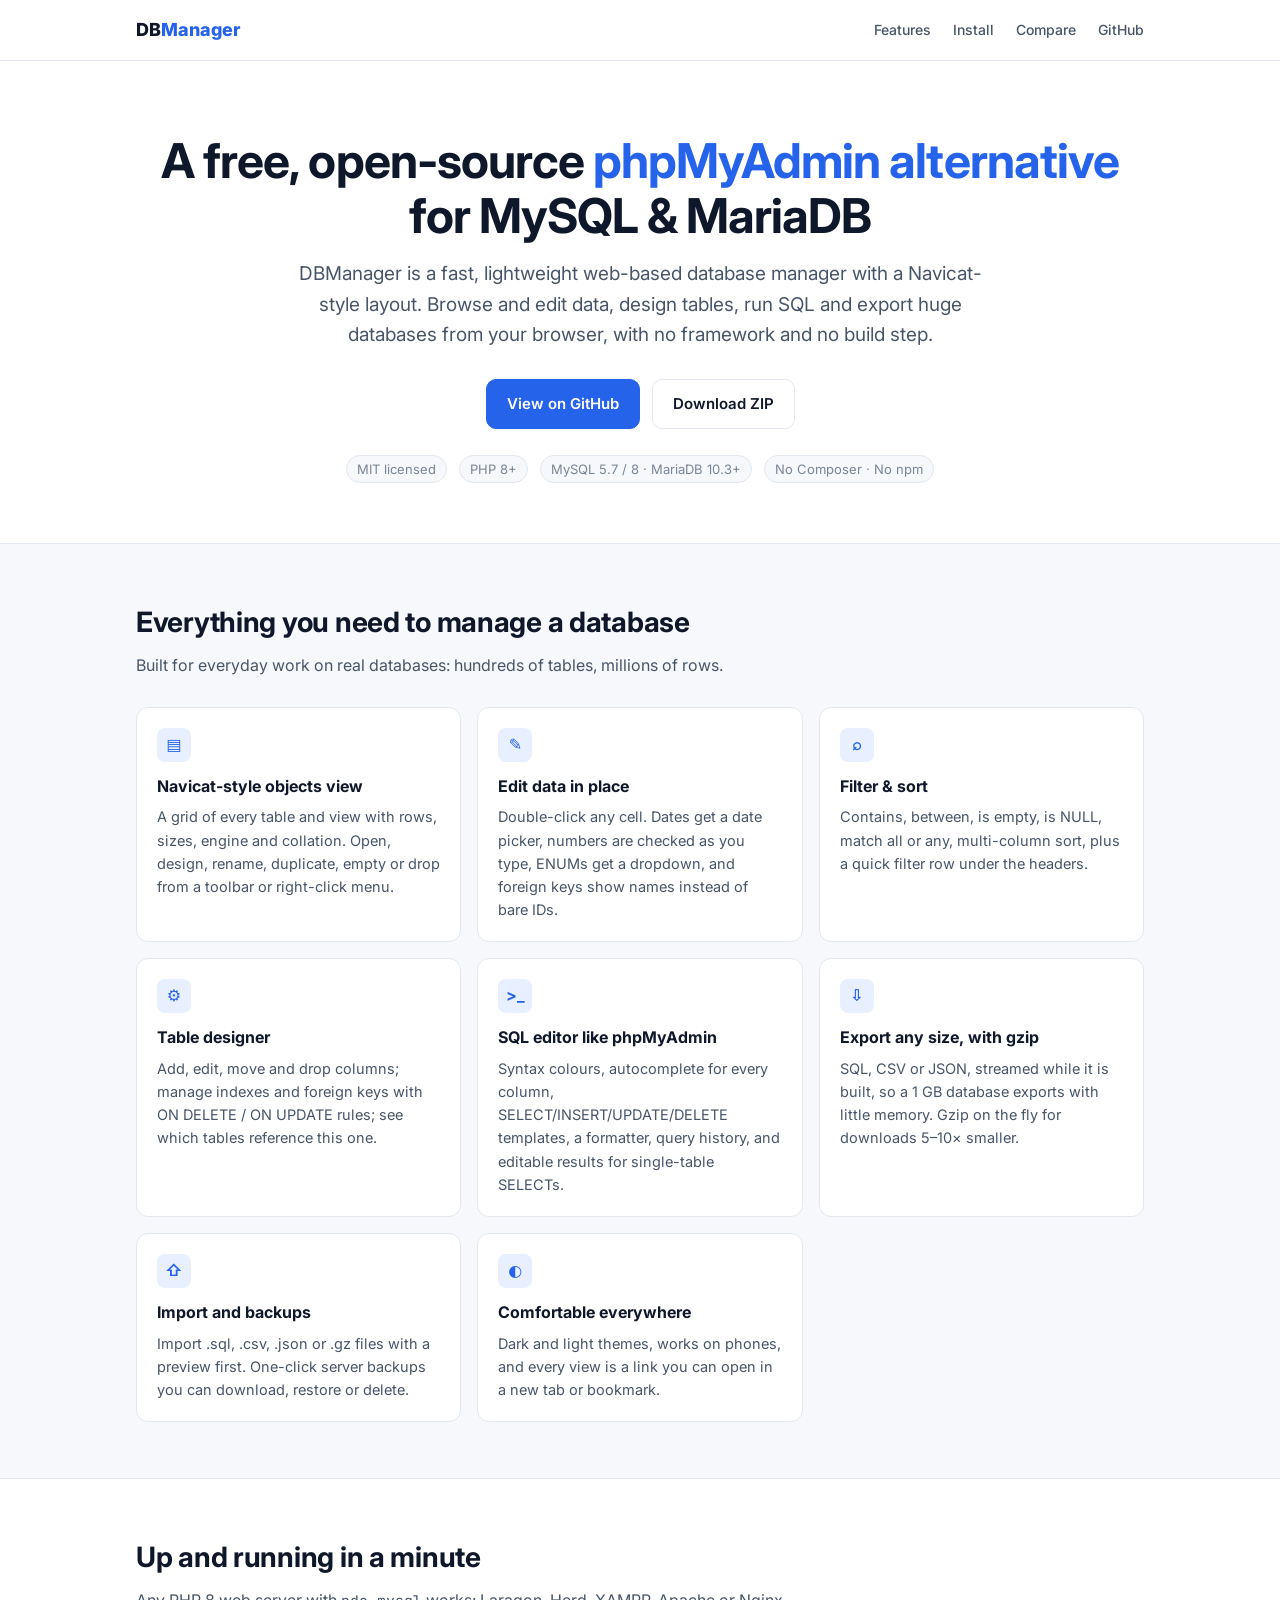
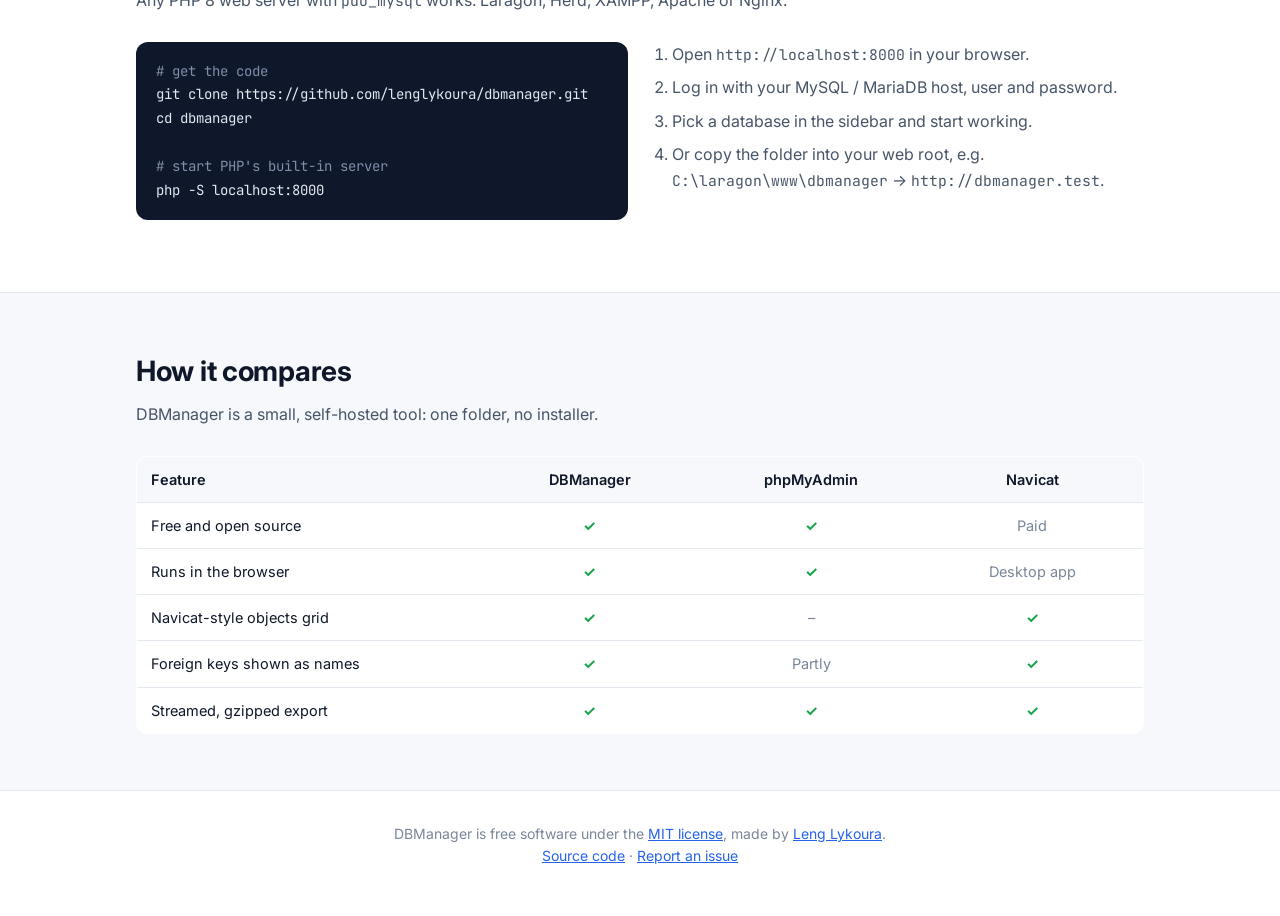
<file: docs/index.html>
<!doctype html>
<html lang="en">
<head>
  <meta charset="utf-8">
  <meta name="viewport" content="width=device-width, initial-scale=1">
  <title>DBManager: free, open-source phpMyAdmin alternative for MySQL &amp; MariaDB</title>
  <meta name="description" content="DBManager is a free, open-source, web-based MySQL and MariaDB manager: a lightweight phpMyAdmin alternative with a Navicat-style layout. Browse and edit data, design tables, run SQL, and export huge databases with gzip. PHP 8 + vanilla JS, no build step.">
  <meta name="keywords" content="phpMyAdmin alternative, MySQL manager, MariaDB manager, web database admin, MySQL GUI, database management tool, PHP MySQL admin, open source, Navicat alternative">
  <meta name="author" content="Leng Lykoura">
  <link rel="canonical" href="https://lenglykoura.github.io/dbmanager/">

  <!-- Link previews (Facebook, Telegram, LinkedIn, X) -->
  <meta property="og:type" content="website">
  <meta property="og:title" content="DBManager: open-source phpMyAdmin alternative for MySQL & MariaDB">
  <meta property="og:description" content="Browse, edit, design, query and export MySQL/MariaDB databases from your browser. Free, lightweight, no build step.">
  <meta property="og:url" content="https://lenglykoura.github.io/dbmanager/">
  <meta name="twitter:card" content="summary">

  <!-- Tells Google this page is about a piece of software -->
  <script type="application/ld+json">
  {
    "@context": "https://schema.org",
    "@type": "SoftwareApplication",
    "name": "DBManager",
    "description": "Free, open-source web-based MySQL and MariaDB database manager: a lightweight phpMyAdmin alternative.",
    "applicationCategory": "DeveloperApplication",
    "operatingSystem": "Any (PHP 8 web server)",
    "license": "https://opensource.org/licenses/MIT",
    "url": "https://lenglykoura.github.io/dbmanager/",
    "codeRepository": "https://github.com/lenglykoura/dbmanager",
    "author": { "@type": "Person", "name": "Leng Lykoura" },
    "offers": { "@type": "Offer", "price": "0", "priceCurrency": "USD" }
  }
  </script>

  <link rel="preconnect" href="https://fonts.googleapis.com">
  <link rel="preconnect" href="https://fonts.gstatic.com" crossorigin>
  <link href="https://fonts.googleapis.com/css2?family=Inter:wght@400;500;600;700;800&family=JetBrains+Mono:wght@400;600&display=swap" rel="stylesheet">
  <style>
    :root {
      --bg: #ffffff; --bg2: #f6f8fb; --card: #ffffff; --line: #e3e8ef;
      --text: #0f172a; --text2: #475569; --text3: #7a8699;
      --accent: #2563eb; --accent-soft: #e8efff; --code-bg: #0f172a; --code-text: #e2e8f0;
    }
    @media (prefers-color-scheme: dark) {
      :root:not([data-theme="light"]) {
        --bg: #0b0f17; --bg2: #111725; --card: #121a29; --line: #232d40;
        --text: #e6ebf3; --text2: #a3afc2; --text3: #7b879b;
        --accent: #5b8cff; --accent-soft: #17223a; --code-bg: #070a10; --code-text: #d7deea;
      }
    }
    :root[data-theme="dark"] {
      --bg: #0b0f17; --bg2: #111725; --card: #121a29; --line: #232d40;
      --text: #e6ebf3; --text2: #a3afc2; --text3: #7b879b;
      --accent: #5b8cff; --accent-soft: #17223a; --code-bg: #070a10; --code-text: #d7deea;
    }
    * { box-sizing: border-box; }
    body {
      margin: 0; background: var(--bg); color: var(--text);
      font-family: Inter, system-ui, -apple-system, Segoe UI, sans-serif; line-height: 1.6;
    }
    a { color: var(--accent); }
    .wrap { max-width: 1040px; margin: 0 auto; padding: 0 16px; }
    header.top { border-bottom: 1px solid var(--line); }
    header.top .wrap { display: flex; align-items: center; justify-content: space-between; height: 60px; }
    .brand { font-weight: 800; font-size: 18px; color: var(--text); text-decoration: none; }
    .brand span { color: var(--accent); }
    .top nav a { margin-left: 18px; color: var(--text2); text-decoration: none; font-size: 14px; font-weight: 500; }
    .top nav a:hover { color: var(--text); }

    .hero { padding: 72px 0 56px; text-align: center; }
    .hero h1 { font-size: clamp(30px, 5vw, 48px); line-height: 1.15; margin: 0 0 16px; letter-spacing: -0.02em; }
    .hero h1 em { font-style: normal; color: var(--accent); }
    .hero p.lead { font-size: clamp(16px, 2.2vw, 19px); color: var(--text2); max-width: 720px; margin: 0 auto 28px; }
    .cta { display: flex; gap: 12px; justify-content: center; flex-wrap: wrap; }
    .btn {
      display: inline-flex; align-items: center; gap: 8px; padding: 12px 20px; border-radius: 10px;
      font-weight: 600; font-size: 15px; text-decoration: none; border: 1px solid var(--line); color: var(--text); background: var(--card);
    }
    .btn.primary { background: var(--accent); border-color: var(--accent); color: #fff; }
    .btn:hover { filter: brightness(1.05); }
    .badges { margin-top: 22px; color: var(--text3); font-size: 13px; }
    .badges span { display: inline-block; margin: 4px 6px; padding: 3px 10px; border-radius: 999px; background: var(--bg2); border: 1px solid var(--line); }

    section { padding: 56px 0; }
    section.alt { background: var(--bg2); border-top: 1px solid var(--line); border-bottom: 1px solid var(--line); }
    h2 { font-size: 28px; margin: 0 0 8px; letter-spacing: -0.01em; }
    p.sub { color: var(--text2); margin: 0 0 28px; }
    .grid { display: grid; grid-template-columns: repeat(auto-fit, minmax(260px, 1fr)); gap: 16px; }
    .card { background: var(--card); border: 1px solid var(--line); border-radius: 12px; padding: 20px; }
    .card h3 { margin: 0 0 6px; font-size: 16px; }
    .card p { margin: 0; color: var(--text2); font-size: 14.5px; }
    .card .ico { width: 34px; height: 34px; border-radius: 8px; background: var(--accent-soft); color: var(--accent);
      display: flex; align-items: center; justify-content: center; font-weight: 700; margin-bottom: 12px; font-size: 16px; }

    pre {
      background: var(--code-bg); color: var(--code-text); padding: 18px 20px; border-radius: 12px; overflow-x: auto;
      font-family: "JetBrains Mono", ui-monospace, monospace; font-size: 14px; line-height: 1.7; margin: 0 0 16px;
    }
    pre .c { color: #7f8ea8; }
    .steps { display: grid; grid-template-columns: repeat(auto-fit, minmax(300px, 1fr)); gap: 24px; align-items: start; }
    .steps ol { margin: 0; padding-left: 20px; color: var(--text2); }
    .steps li { margin-bottom: 8px; }
    code { font-family: "JetBrains Mono", ui-monospace, monospace; font-size: 0.92em; }

    table.compare { width: 100%; border-collapse: collapse; background: var(--card); border: 1px solid var(--line); border-radius: 12px; overflow: hidden; font-size: 14.5px; }
    .compare th, .compare td { padding: 11px 14px; border-bottom: 1px solid var(--line); text-align: left; }
    .compare th { background: var(--bg2); font-weight: 600; }
    .compare td:not(:first-child), .compare th:not(:first-child) { text-align: center; width: 22%; }
    .compare tr:last-child td { border-bottom: none; }
    .yes { color: #16a34a; font-weight: 700; }
    .no { color: var(--text3); }
    .table-scroll { overflow-x: auto; }

    footer { padding: 32px 0 48px; color: var(--text3); font-size: 14px; text-align: center; }
    @media (max-width: 600px) {
      .top nav a:not(.gh) { display: none; }
      .hero { padding: 48px 0 40px; }
      section { padding: 40px 0; }
    }
  </style>
</head>
<body>
  <header class="top">
    <div class="wrap">
      <a class="brand" href="./">DB<span>Manager</span></a>
      <nav aria-label="Main">
        <a href="#features">Features</a>
        <a href="#install">Install</a>
        <a href="#compare">Compare</a>
        <a class="gh" href="https://github.com/lenglykoura/dbmanager">GitHub</a>
      </nav>
    </div>
  </header>

  <main>
    <div class="hero">
      <div class="wrap">
        <h1>A free, open-source <em>phpMyAdmin alternative</em> for MySQL &amp; MariaDB</h1>
        <p class="lead">DBManager is a fast, lightweight web-based database manager with a Navicat-style layout. Browse and edit data, design tables, run SQL and export huge databases from your browser, with no framework and no build step.</p>
        <div class="cta">
          <a class="btn primary" href="https://github.com/lenglykoura/dbmanager">View on GitHub</a>
          <a class="btn" href="https://github.com/lenglykoura/dbmanager/archive/refs/heads/main.zip">Download ZIP</a>
        </div>
        <div class="badges"><span>MIT licensed</span><span>PHP 8+</span><span>MySQL 5.7 / 8 · MariaDB 10.3+</span><span>No Composer · No npm</span></div>
      </div>
    </div>

    <section id="features" class="alt">
      <div class="wrap">
        <h2>Everything you need to manage a database</h2>
        <p class="sub">Built for everyday work on real databases: hundreds of tables, millions of rows.</p>
        <div class="grid">
          <div class="card"><div class="ico">▤</div><h3>Navicat-style objects view</h3><p>A grid of every table and view with rows, sizes, engine and collation. Open, design, rename, duplicate, empty or drop from a toolbar or right-click menu.</p></div>
          <div class="card"><div class="ico">✎</div><h3>Edit data in place</h3><p>Double-click any cell. Dates get a date picker, numbers are checked as you type, ENUMs get a dropdown, and foreign keys show names instead of bare IDs.</p></div>
          <div class="card"><div class="ico">⌕</div><h3>Filter &amp; sort</h3><p>Contains, between, is empty, is NULL, match all or any, multi-column sort, plus a quick filter row under the headers.</p></div>
          <div class="card"><div class="ico">⚙</div><h3>Table designer</h3><p>Add, edit, move and drop columns; manage indexes and foreign keys with ON DELETE / ON UPDATE rules; see which tables reference this one.</p></div>
          <div class="card"><div class="ico">&gt;_</div><h3>SQL editor like phpMyAdmin</h3><p>Syntax colours, autocomplete for every column, SELECT/INSERT/UPDATE/DELETE templates, a formatter, query history, and editable results for single-table SELECTs.</p></div>
          <div class="card"><div class="ico">⇩</div><h3>Export any size, with gzip</h3><p>SQL, CSV or JSON, streamed while it is built, so a 1 GB database exports with little memory. Gzip on the fly for downloads 5–10× smaller.</p></div>
          <div class="card"><div class="ico">⇧</div><h3>Import and backups</h3><p>Import .sql, .csv, .json or .gz files with a preview first. One-click server backups you can download, restore or delete.</p></div>
          <div class="card"><div class="ico">◐</div><h3>Comfortable everywhere</h3><p>Dark and light themes, works on phones, and every view is a link you can open in a new tab or bookmark.</p></div>
        </div>
      </div>
    </section>

    <section id="install">
      <div class="wrap">
        <h2>Up and running in a minute</h2>
        <p class="sub">Any PHP 8 web server with <code>pdo_mysql</code> works: Laragon, Herd, XAMPP, Apache or Nginx.</p>
        <div class="steps">
          <div>
<pre><span class="c"># get the code</span>
git clone https://github.com/lenglykoura/dbmanager.git
cd dbmanager

<span class="c"># start PHP's built-in server</span>
php -S localhost:8000</pre>
          </div>
          <ol>
            <li>Open <code>http://localhost:8000</code> in your browser.</li>
            <li>Log in with your MySQL / MariaDB host, user and password.</li>
            <li>Pick a database in the sidebar and start working.</li>
            <li>Or copy the folder into your web root, e.g. <code>C:\laragon\www\dbmanager</code> → <code>http://dbmanager.test</code>.</li>
          </ol>
        </div>
      </div>
    </section>

    <section id="compare" class="alt">
      <div class="wrap">
        <h2>How it compares</h2>
        <p class="sub">DBManager is a small, self-hosted tool: one folder, no installer.</p>
        <div class="table-scroll">
          <table class="compare">
            <thead><tr><th>Feature</th><th>DBManager</th><th>phpMyAdmin</th><th>Navicat</th></tr></thead>
            <tbody>
              <tr><td>Free and open source</td><td class="yes">✓</td><td class="yes">✓</td><td class="no">Paid</td></tr>
              <tr><td>Runs in the browser</td><td class="yes">✓</td><td class="yes">✓</td><td class="no">Desktop app</td></tr>
              <tr><td>Navicat-style objects grid</td><td class="yes">✓</td><td class="no">–</td><td class="yes">✓</td></tr>
              <tr><td>Foreign keys shown as names</td><td class="yes">✓</td><td class="no">Partly</td><td class="yes">✓</td></tr>
              <tr><td>Streamed, gzipped export</td><td class="yes">✓</td><td class="yes">✓</td><td class="yes">✓</td></tr>
            </tbody>
          </table>
        </div>
      </div>
    </section>
  </main>

  <footer>
    <div class="wrap">
      DBManager is free software under the <a href="https://github.com/lenglykoura/dbmanager/blob/main/LICENSE">MIT license</a>,
      made by <a href="https://github.com/lenglykoura">Leng Lykoura</a>.
      <br><a href="https://github.com/lenglykoura/dbmanager">Source code</a> ·
      <a href="https://github.com/lenglykoura/dbmanager/issues">Report an issue</a>
    </div>
  </footer>
</body>
</html>
</file>
